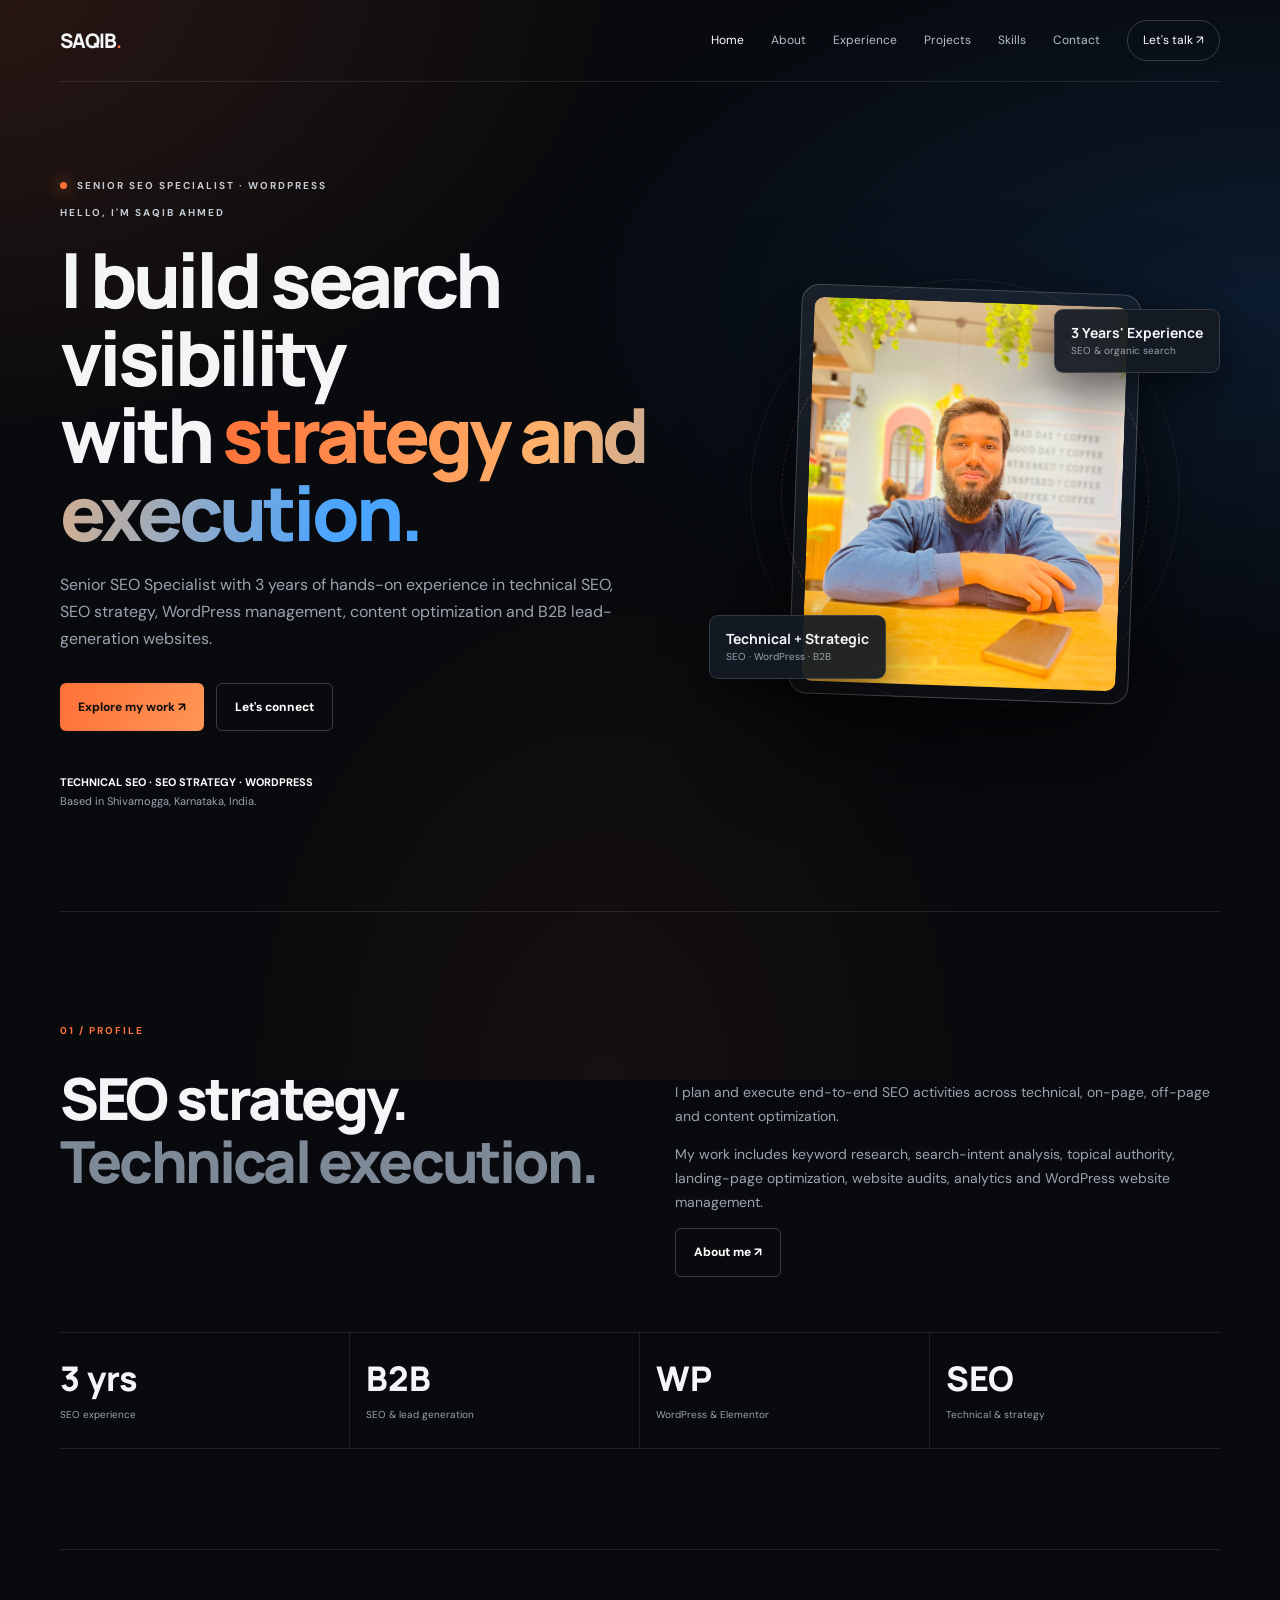
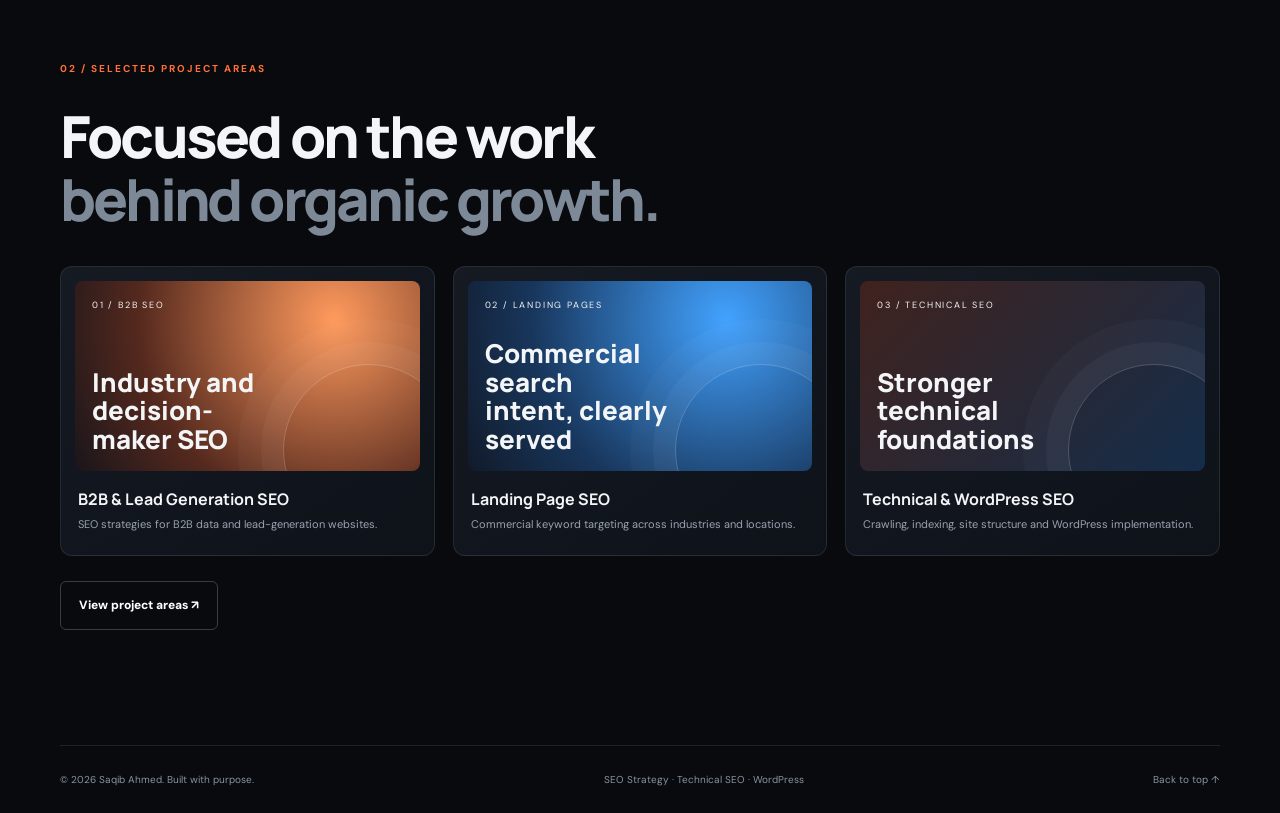
<file: index.html>
<!doctype html><html lang="en"><head><meta charset="utf-8"><meta name="viewport" content="width=device-width,initial-scale=1"><meta name="description" content="Saqib Ahmed — Senior SEO Specialist | Technical SEO | WordPress"><meta name="theme-color" content="#080a0e"><title>Home | Saqib Ahmed</title><link rel="stylesheet" href="style.css"></head><body id="top"><div class="wrap"><header class="header"><a class="brand" href="index.html">SAQIB<b>.</b></a><button class="menu" aria-label="Open navigation">☰</button><nav class="nav"><a class="active" href="index.html">Home</a><a class="" href="about.html">About</a><a class="" href="experience.html">Experience</a><a class="" href="projects.html">Projects</a><a class="" href="skills.html">Skills</a><a class="" href="contact.html">Contact</a><a class="contact" href="contact.html">Let's talk ↗</a></nav></header><main><section class="hero"><div class="reveal"><p class="eyebrow">SENIOR SEO SPECIALIST · WORDPRESS</p><p class="kicker">Hello, I'm Saqib Ahmed</p><h1>I build search visibility<br>with <span class="gradient">strategy and execution.</span></h1><p class="lead">Senior SEO Specialist with 3 years of hands-on experience in technical SEO, SEO strategy, WordPress management, content optimization and B2B lead-generation websites.</p><div class="actions"><a class="btn" href="projects.html">Explore my work ↗</a><a class="btn ghost" href="contact.html">Let's connect</a></div><p class="mini-proof"><strong>TECHNICAL SEO · SEO STRATEGY · WORDPRESS</strong><br>Based in Shivamogga, Karnataka, India.</p></div><div class="hero-art reveal"><div class="orb"></div><div class="portrait-frame"><div class="portrait"><img src="assets/profile.jpg" alt="Saqib Ahmed"></div></div><div class="float a"><strong>3 Years' Experience</strong><small>SEO & organic search</small></div><div class="float b"><strong>Technical + Strategic</strong><small>SEO · WordPress · B2B</small></div></div></section><section class="section"><p class="label">01 / PROFILE</p><div class="split reveal"><h2 class="page-title">SEO strategy.<br><span class="muted">Technical execution.</span></h2><div class="copy"><p>I plan and execute end-to-end SEO activities across technical, on-page, off-page and content optimization.</p><p>My work includes keyword research, search-intent analysis, topical authority, landing-page optimization, website audits, analytics and WordPress website management.</p><a class="btn ghost" href="about.html">About me ↗</a></div></div><div class="stats reveal"><div class="stat"><strong>3 yrs</strong><small>SEO experience</small></div><div class="stat"><strong>B2B</strong><small>SEO & lead generation</small></div><div class="stat"><strong>WP</strong><small>WordPress & Elementor</small></div><div class="stat"><strong>SEO</strong><small>Technical & strategy</small></div></div></section><section class="section"><p class="label">02 / SELECTED PROJECT AREAS</p><h2 class="page-title">Focused on the work<br><span class="muted">behind organic growth.</span></h2><div class="cards reveal"><article class="card"><div class="art orange"><small>01 / B2B SEO</small><strong>Industry and<br>decision-maker SEO</strong></div><h3>B2B & Lead Generation SEO</h3><p>SEO strategies for B2B data and lead-generation websites.</p></article><article class="card"><div class="art blue"><small>02 / LANDING PAGES</small><strong>Commercial search<br>intent, clearly served</strong></div><h3>Landing Page SEO</h3><p>Commercial keyword targeting across industries and locations.</p></article><article class="card"><div class="art mix"><small>03 / TECHNICAL SEO</small><strong>Stronger technical<br>foundations</strong></div><h3>Technical & WordPress SEO</h3><p>Crawling, indexing, site structure and WordPress implementation.</p></article></div><p style="margin-top:25px"><a class="btn ghost" href="projects.html">View project areas ↗</a></p></section></main><footer class="footer"><span>© <span data-year></span> Saqib Ahmed. Built with purpose.</span><span>SEO Strategy · Technical SEO · WordPress</span><a href="#top">Back to top ↑</a></footer></div><script src="script.js"></script></body></html>
</file>
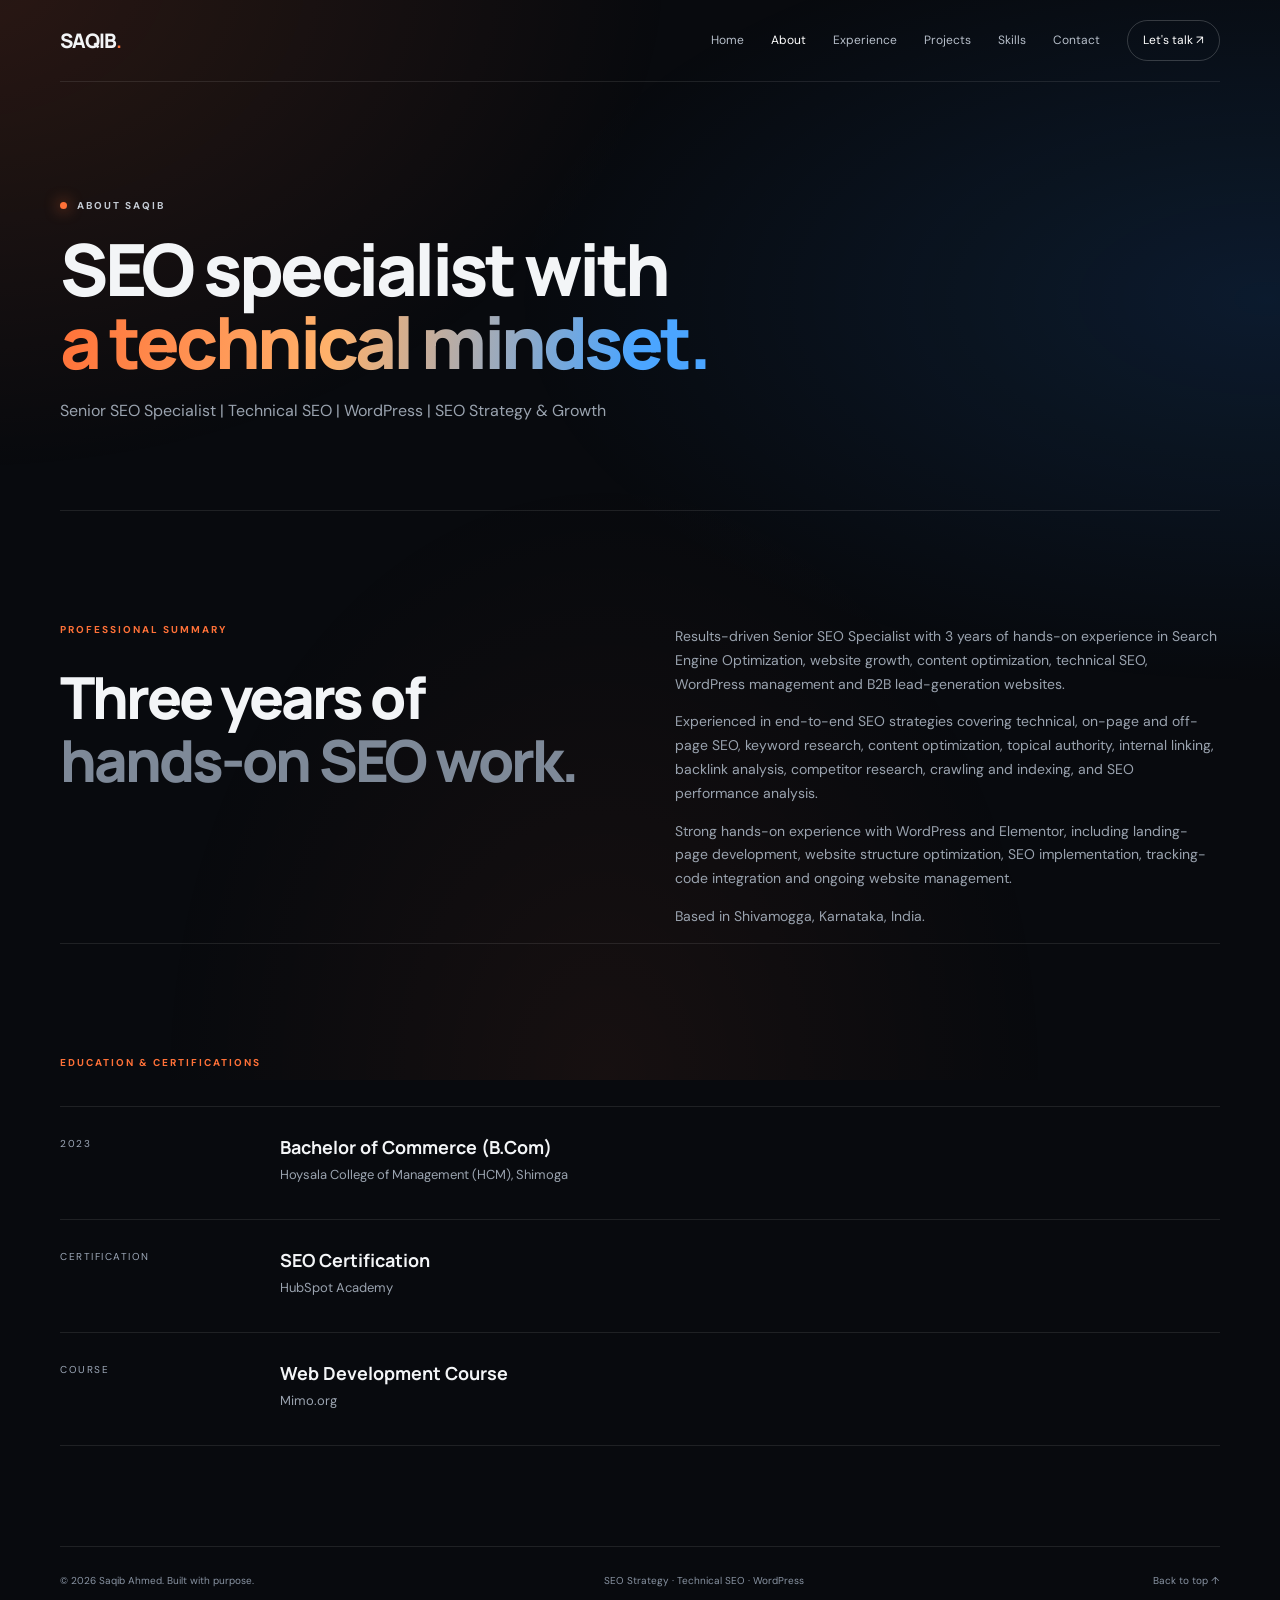
<file: about.html>
<!doctype html><html lang="en"><head><meta charset="utf-8"><meta name="viewport" content="width=device-width,initial-scale=1"><meta name="description" content="Saqib Ahmed — Senior SEO Specialist | Technical SEO | WordPress"><meta name="theme-color" content="#080a0e"><title>About | Saqib Ahmed</title><link rel="stylesheet" href="style.css"></head><body id="top"><div class="wrap"><header class="header"><a class="brand" href="index.html">SAQIB<b>.</b></a><button class="menu" aria-label="Open navigation">☰</button><nav class="nav"><a class="" href="index.html">Home</a><a class="active" href="about.html">About</a><a class="" href="experience.html">Experience</a><a class="" href="projects.html">Projects</a><a class="" href="skills.html">Skills</a><a class="" href="contact.html">Contact</a><a class="contact" href="contact.html">Let's talk ↗</a></nav></header><main><section class="page-hero reveal"><p class="eyebrow">ABOUT SAQIB</p><h1>SEO specialist with<br><span class="gradient">a technical mindset.</span></h1><p class="lead">Senior SEO Specialist | Technical SEO | WordPress | SEO Strategy & Growth</p></section><section class="section"><div class="split"><div><p class="label">PROFESSIONAL SUMMARY</p><h2 class="page-title">Three years of<br><span class="muted">hands-on SEO work.</span></h2></div><div class="copy"><p>Results-driven Senior SEO Specialist with 3 years of hands-on experience in Search Engine Optimization, website growth, content optimization, technical SEO, WordPress management and B2B lead-generation websites.</p><p>Experienced in end-to-end SEO strategies covering technical, on-page and off-page SEO, keyword research, content optimization, topical authority, internal linking, backlink analysis, competitor research, crawling and indexing, and SEO performance analysis.</p><p>Strong hands-on experience with WordPress and Elementor, including landing-page development, website structure optimization, SEO implementation, tracking-code integration and ongoing website management.</p><p>Based in Shivamogga, Karnataka, India.</p></div></div><div class="section" style="padding-bottom:0"><p class="label">EDUCATION & CERTIFICATIONS</p><div class="timeline"><article class="timeline-item"><time>2023</time><div><h3>Bachelor of Commerce (B.Com)</h3><p>Hoysala College of Management (HCM), Shimoga</p></div></article><article class="timeline-item"><time>CERTIFICATION</time><div><h3>SEO Certification</h3><p>HubSpot Academy</p></div></article><article class="timeline-item"><time>COURSE</time><div><h3>Web Development Course</h3><p>Mimo.org</p></div></article></div></div></section></main><footer class="footer"><span>© <span data-year></span> Saqib Ahmed. Built with purpose.</span><span>SEO Strategy · Technical SEO · WordPress</span><a href="#top">Back to top ↑</a></footer></div><script src="script.js"></script></body></html>
</file>
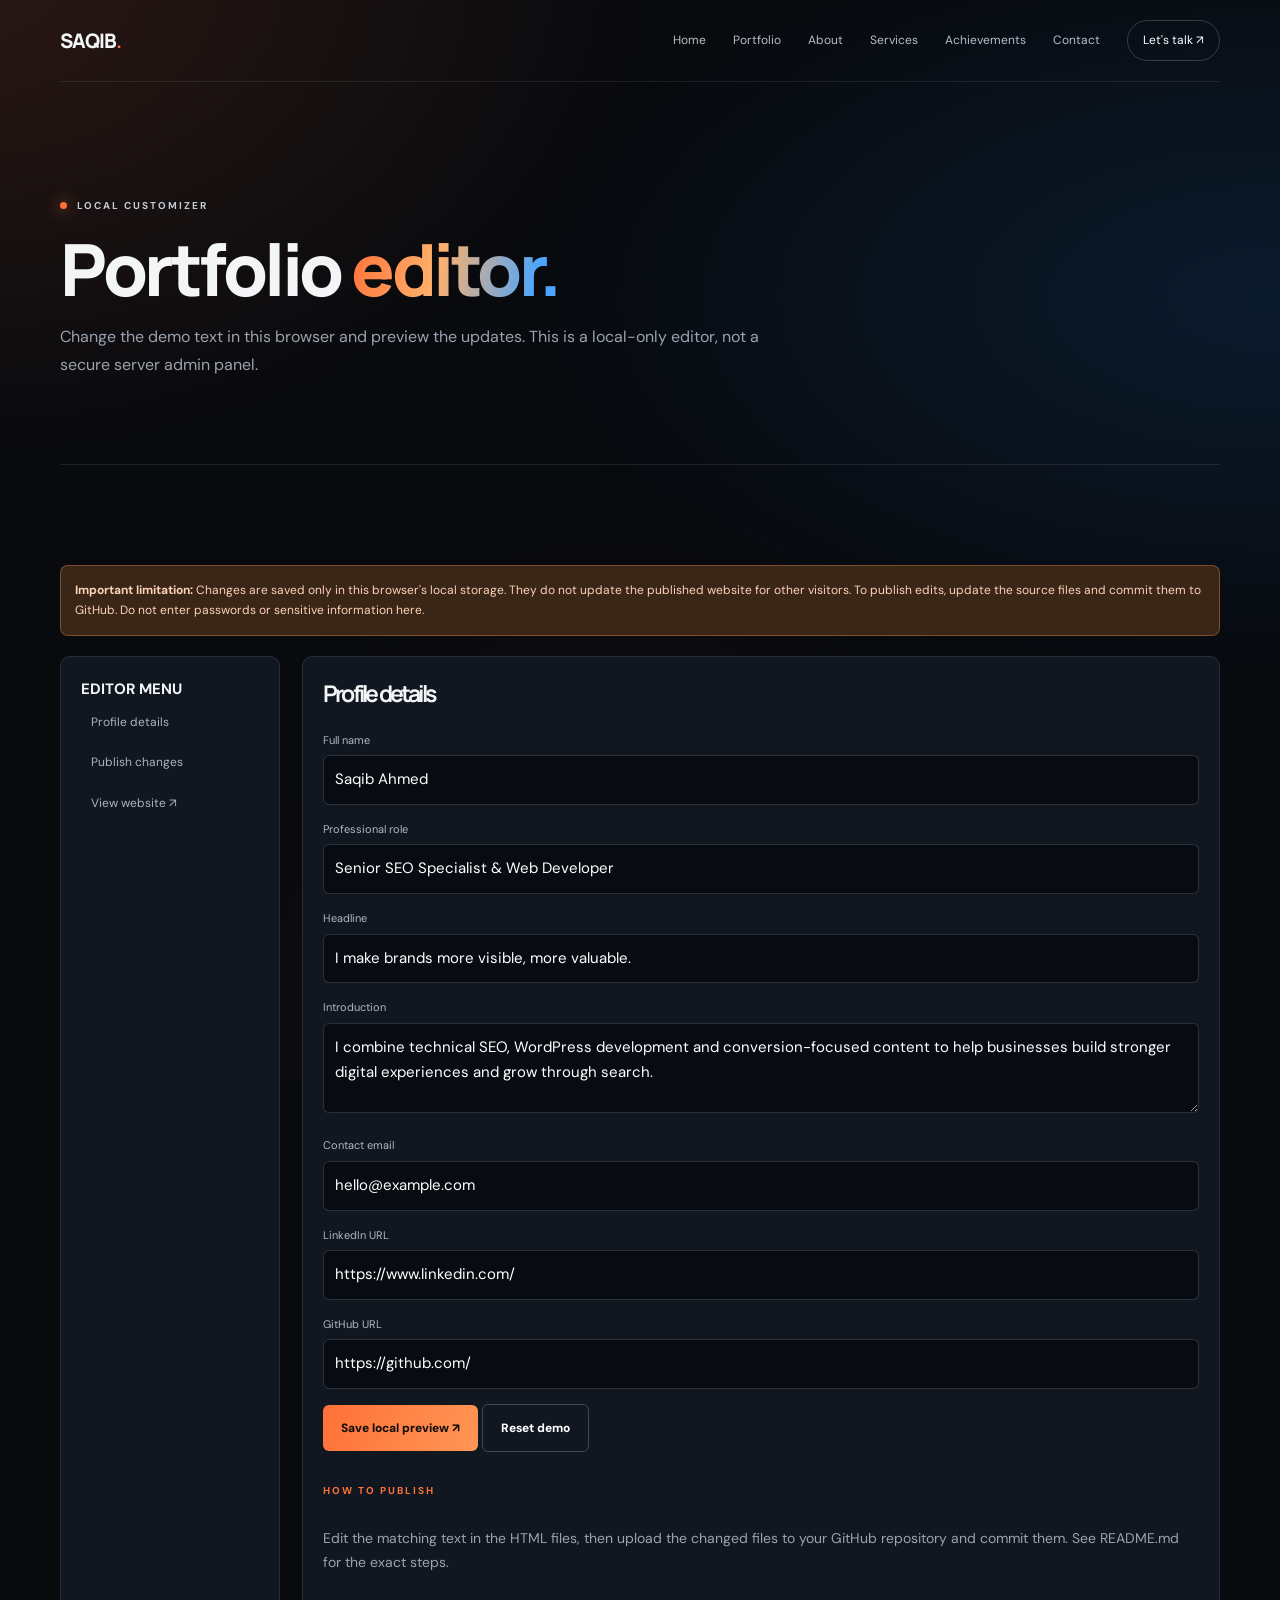
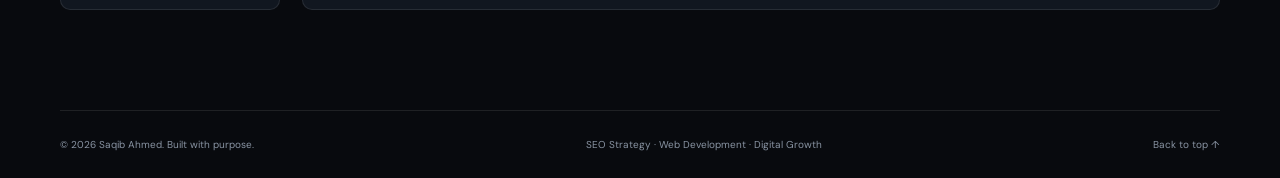
<file: admin.html>
<!doctype html><html lang="en"><head><meta charset="utf-8"><meta name="viewport" content="width=device-width,initial-scale=1"><meta name="description" content="Saqib Ahmed — Senior SEO Specialist and Web Developer"><meta name="theme-color" content="#080a0e"><title>Local Editor | Saqib Ahmed</title><link rel="stylesheet" href="style.css"></head><body id="top"><div class="wrap"><header class="header"><a class="brand" href="index.html">SAQIB<b>.</b></a><button class="menu" aria-label="Open navigation">☰</button><nav class="nav"><a class="" href="index.html">Home</a><a class="" href="portfolio.html">Portfolio</a><a class="" href="about.html">About</a><a class="" href="services.html">Services</a><a class="" href="awards.html">Achievements</a><a class="" href="contact.html">Contact</a><a class="contact" href="contact.html">Let's talk ↗</a></nav></header><main><section class="page-hero"><p class="eyebrow">LOCAL CUSTOMIZER</p><h1>Portfolio <span class="gradient">editor.</span></h1><p class="lead">Change the demo text in this browser and preview the updates. This is a local-only editor, not a secure server admin panel.</p></section><section class="section"><div class="notice"><strong>Important limitation:</strong> Changes are saved only in this browser's local storage. They do not update the published website for other visitors. To publish edits, update the source files and commit them to GitHub. Do not enter passwords or sensitive information here.</div><div class="admin-layout"><aside class="admin-side"><b>EDITOR MENU</b><a href="#profile">Profile details</a><a href="#publish">Publish changes</a><a href="index.html">View website ↗</a></aside><div class="admin-main" id="profile"><h2 style="font:700 23px Manrope">Profile details</h2><label>Full name</label><input id="name" value="Saqib Ahmed"><label>Professional role</label><input id="role" value="Senior SEO Specialist & Web Developer"><label>Headline</label><input id="headline" value="I make brands more visible, more valuable."><label>Introduction</label><textarea id="intro">I combine technical SEO, WordPress development and conversion-focused content to help businesses build stronger digital experiences and grow through search.</textarea><label>Contact email</label><input id="email" value="hello@example.com"><label>LinkedIn URL</label><input id="linkedin" value="https://www.linkedin.com/"><label>GitHub URL</label><input id="github" value="https://github.com/"><button class="btn" id="save">Save local preview ↗</button> <button class="btn ghost" id="reset">Reset demo</button><p id="msg" class="copy"></p><div id="publish"><p class="label" style="margin-top:30px">HOW TO PUBLISH</p><p class="copy">Edit the matching text in the HTML files, then upload the changed files to your GitHub repository and commit them. See README.md for the exact steps.</p></div></div></div></section><script>
const fields=['name','role','headline','intro','email','linkedin','github'];
document.getElementById('save').addEventListener('click',()=>{let p={};fields.forEach(k=>p[k]=document.getElementById(k).value);localStorage.setItem('saqibPortfolioProfile',JSON.stringify(p));document.getElementById('msg').textContent='Saved in this browser. Refresh the site pages to preview the local changes.'});
document.getElementById('reset').addEventListener('click',()=>{localStorage.removeItem('saqibPortfolioProfile');location.reload()});
</script></main><footer class="footer"><span>© <span data-year></span> Saqib Ahmed. Built with purpose.</span><span>SEO Strategy · Web Development · Digital Growth</span><a href="#top">Back to top ↑</a></footer></div><script src="script.js"></script></body></html>
</file>
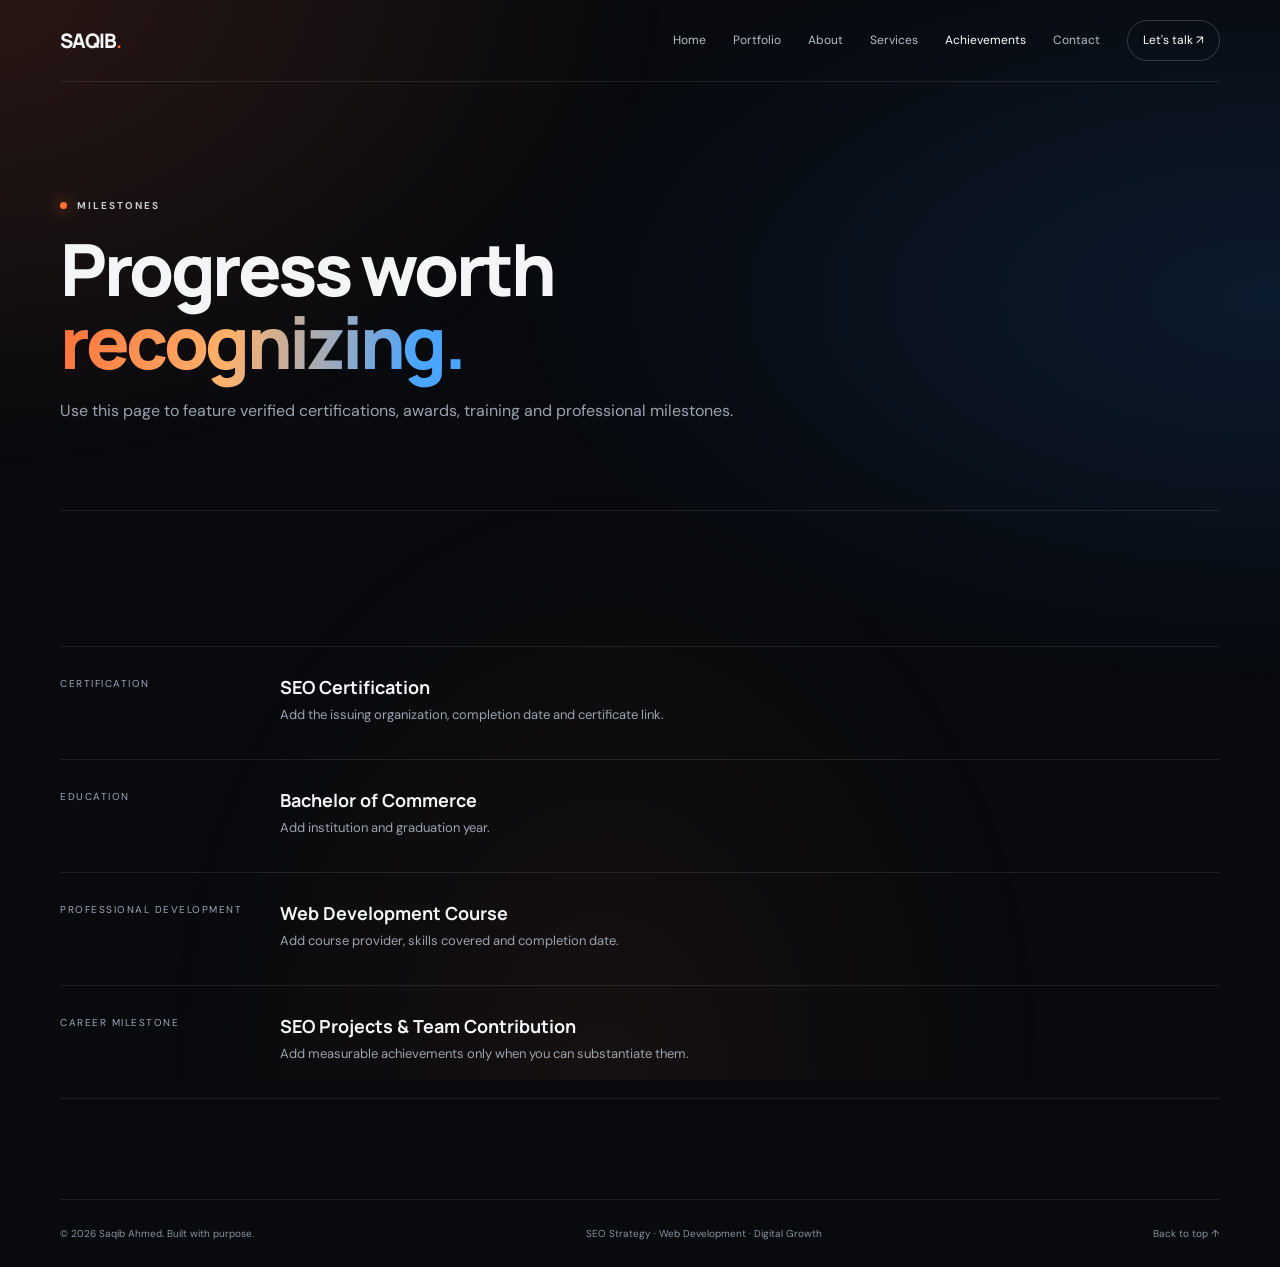
<file: awards.html>
<!doctype html><html lang="en"><head><meta charset="utf-8"><meta name="viewport" content="width=device-width,initial-scale=1"><meta name="description" content="Saqib Ahmed — Senior SEO Specialist and Web Developer"><meta name="theme-color" content="#080a0e"><title>Achievements | Saqib Ahmed</title><link rel="stylesheet" href="style.css"></head><body id="top"><div class="wrap"><header class="header"><a class="brand" href="index.html">SAQIB<b>.</b></a><button class="menu" aria-label="Open navigation">☰</button><nav class="nav"><a class="" href="index.html">Home</a><a class="" href="portfolio.html">Portfolio</a><a class="" href="about.html">About</a><a class="" href="services.html">Services</a><a class="active" href="awards.html">Achievements</a><a class="" href="contact.html">Contact</a><a class="contact" href="contact.html">Let's talk ↗</a></nav></header><main><section class="page-hero reveal"><p class="eyebrow">MILESTONES</p><h1>Progress worth<br><span class="gradient">recognizing.</span></h1><p class="lead">Use this page to feature verified certifications, awards, training and professional milestones.</p></section><section class="section"><div class="timeline"><article class="timeline-item"><time>CERTIFICATION</time><div><h3>SEO Certification</h3><p>Add the issuing organization, completion date and certificate link.</p></div></article><article class="timeline-item"><time>EDUCATION</time><div><h3>Bachelor of Commerce</h3><p>Add institution and graduation year.</p></div></article><article class="timeline-item"><time>PROFESSIONAL DEVELOPMENT</time><div><h3>Web Development Course</h3><p>Add course provider, skills covered and completion date.</p></div></article><article class="timeline-item"><time>CAREER MILESTONE</time><div><h3>SEO Projects & Team Contribution</h3><p>Add measurable achievements only when you can substantiate them.</p></div></article></div></section></main><footer class="footer"><span>© <span data-year></span> Saqib Ahmed. Built with purpose.</span><span>SEO Strategy · Web Development · Digital Growth</span><a href="#top">Back to top ↑</a></footer></div><script src="script.js"></script></body></html>
</file>
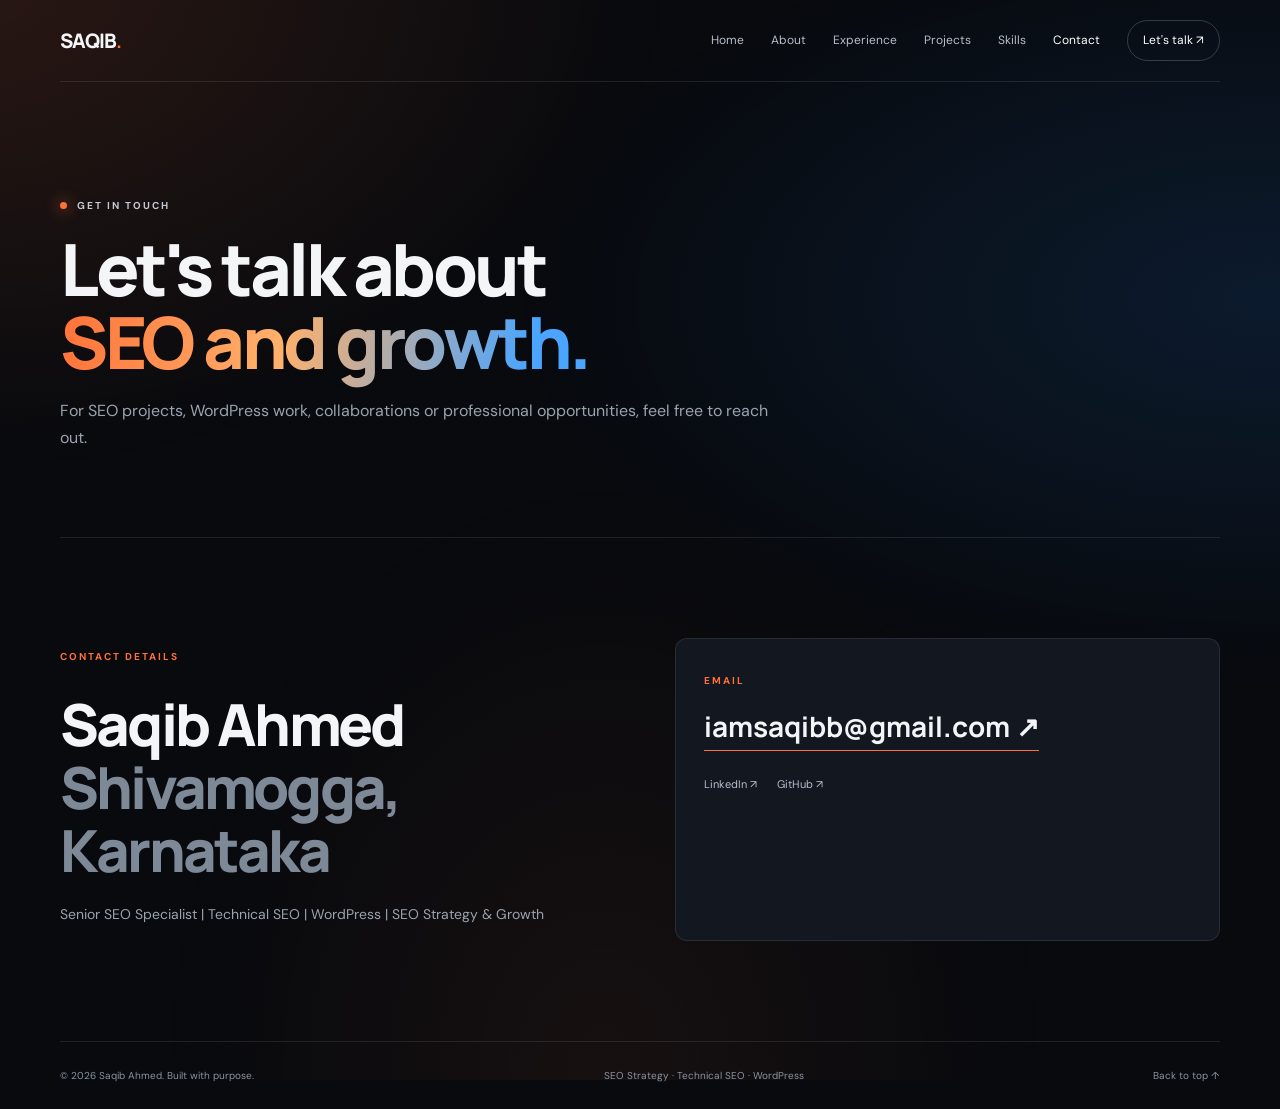
<file: contact.html>
<!doctype html><html lang="en"><head><meta charset="utf-8"><meta name="viewport" content="width=device-width,initial-scale=1"><meta name="description" content="Saqib Ahmed — Senior SEO Specialist | Technical SEO | WordPress"><meta name="theme-color" content="#080a0e"><title>Contact | Saqib Ahmed</title><link rel="stylesheet" href="style.css"></head><body id="top"><div class="wrap"><header class="header"><a class="brand" href="index.html">SAQIB<b>.</b></a><button class="menu" aria-label="Open navigation">☰</button><nav class="nav"><a class="" href="index.html">Home</a><a class="" href="about.html">About</a><a class="" href="experience.html">Experience</a><a class="" href="projects.html">Projects</a><a class="" href="skills.html">Skills</a><a class="active" href="contact.html">Contact</a><a class="contact" href="contact.html">Let's talk ↗</a></nav></header><main><section class="page-hero reveal"><p class="eyebrow">GET IN TOUCH</p><h1>Let's talk about<br><span class="gradient">SEO and growth.</span></h1><p class="lead">For SEO projects, WordPress work, collaborations or professional opportunities, feel free to reach out.</p></section><section class="section"><div class="split"><div><p class="label">CONTACT DETAILS</p><h2 class="page-title">Saqib Ahmed<br><span class="muted">Shivamogga, Karnataka</span></h2><p class="copy">Senior SEO Specialist | Technical SEO | WordPress | SEO Strategy & Growth</p></div><div class="contact-panel"><span class="label">EMAIL</span><br><a class="contact-email" href="mailto:iamsaqibb@gmail.com">iamsaqibb@gmail.com ↗</a><div class="socials"><a href="https://www.linkedin.com/in/thesaqibahmed/" target="_blank" rel="noreferrer">LinkedIn ↗</a><a href="https://github.com/saqibahmedofficial" target="_blank" rel="noreferrer">GitHub ↗</a></div></div></div></section></main><footer class="footer"><span>© <span data-year></span> Saqib Ahmed. Built with purpose.</span><span>SEO Strategy · Technical SEO · WordPress</span><a href="#top">Back to top ↑</a></footer></div><script src="script.js"></script></body></html>
</file>
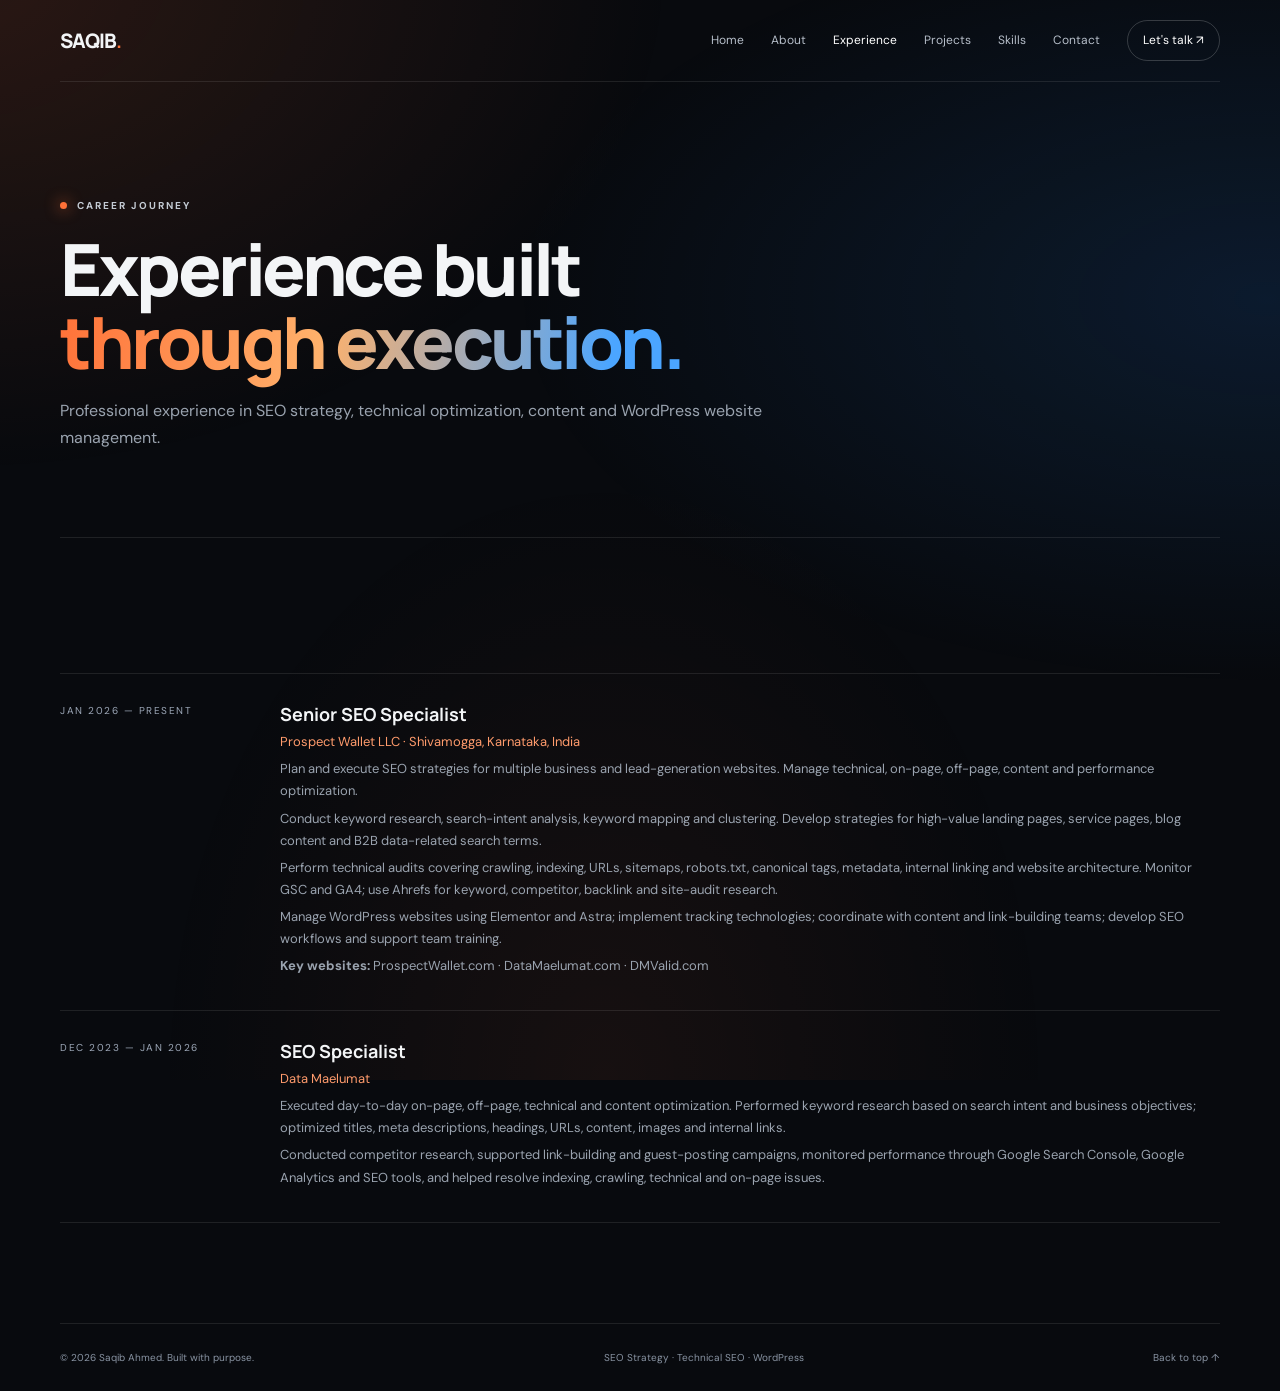
<file: experience.html>
<!doctype html><html lang="en"><head><meta charset="utf-8"><meta name="viewport" content="width=device-width,initial-scale=1"><meta name="description" content="Saqib Ahmed — Senior SEO Specialist | Technical SEO | WordPress"><meta name="theme-color" content="#080a0e"><title>Experience | Saqib Ahmed</title><link rel="stylesheet" href="style.css"></head><body id="top"><div class="wrap"><header class="header"><a class="brand" href="index.html">SAQIB<b>.</b></a><button class="menu" aria-label="Open navigation">☰</button><nav class="nav"><a class="" href="index.html">Home</a><a class="" href="about.html">About</a><a class="active" href="experience.html">Experience</a><a class="" href="projects.html">Projects</a><a class="" href="skills.html">Skills</a><a class="" href="contact.html">Contact</a><a class="contact" href="contact.html">Let's talk ↗</a></nav></header><main><section class="page-hero reveal"><p class="eyebrow">CAREER JOURNEY</p><h1>Experience built<br><span class="gradient">through execution.</span></h1><p class="lead">Professional experience in SEO strategy, technical optimization, content and WordPress website management.</p></section><section class="section"><div class="timeline"><article class="timeline-item"><time>JAN 2026 — PRESENT</time><div><h3>Senior SEO Specialist</h3><p class="company">Prospect Wallet LLC · Shivamogga, Karnataka, India</p><p>Plan and execute SEO strategies for multiple business and lead-generation websites. Manage technical, on-page, off-page, content and performance optimization.</p><p>Conduct keyword research, search-intent analysis, keyword mapping and clustering. Develop strategies for high-value landing pages, service pages, blog content and B2B data-related search terms.</p><p>Perform technical audits covering crawling, indexing, URLs, sitemaps, robots.txt, canonical tags, metadata, internal linking and website architecture. Monitor GSC and GA4; use Ahrefs for keyword, competitor, backlink and site-audit research.</p><p>Manage WordPress websites using Elementor and Astra; implement tracking technologies; coordinate with content and link-building teams; develop SEO workflows and support team training.</p><p><strong>Key websites:</strong> ProspectWallet.com · DataMaelumat.com · DMValid.com</p></div></article><article class="timeline-item"><time>DEC 2023 — JAN 2026</time><div><h3>SEO Specialist</h3><p class="company">Data Maelumat</p><p>Executed day-to-day on-page, off-page, technical and content optimization. Performed keyword research based on search intent and business objectives; optimized titles, meta descriptions, headings, URLs, content, images and internal links.</p><p>Conducted competitor research, supported link-building and guest-posting campaigns, monitored performance through Google Search Console, Google Analytics and SEO tools, and helped resolve indexing, crawling, technical and on-page issues.</p></div></article></div></section></main><footer class="footer"><span>© <span data-year></span> Saqib Ahmed. Built with purpose.</span><span>SEO Strategy · Technical SEO · WordPress</span><a href="#top">Back to top ↑</a></footer></div><script src="script.js"></script></body></html>
</file>
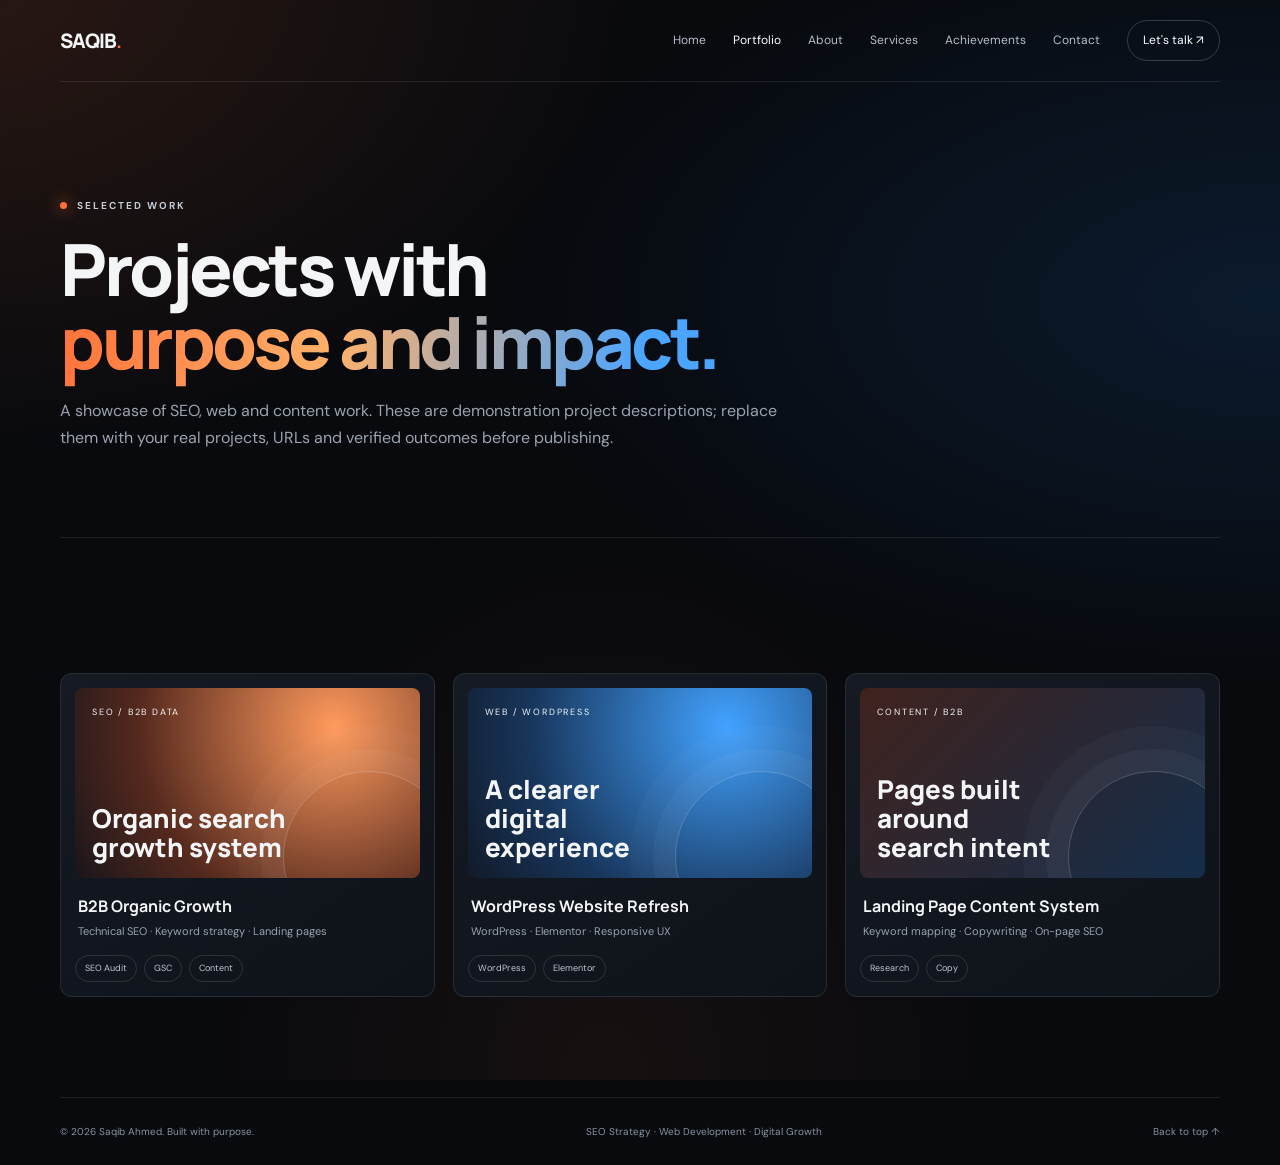
<file: portfolio.html>
<!doctype html><html lang="en"><head><meta charset="utf-8"><meta name="viewport" content="width=device-width,initial-scale=1"><meta name="description" content="Saqib Ahmed — Senior SEO Specialist and Web Developer"><meta name="theme-color" content="#080a0e"><title>Portfolio | Saqib Ahmed</title><link rel="stylesheet" href="style.css"></head><body id="top"><div class="wrap"><header class="header"><a class="brand" href="index.html">SAQIB<b>.</b></a><button class="menu" aria-label="Open navigation">☰</button><nav class="nav"><a class="" href="index.html">Home</a><a class="active" href="portfolio.html">Portfolio</a><a class="" href="about.html">About</a><a class="" href="services.html">Services</a><a class="" href="awards.html">Achievements</a><a class="" href="contact.html">Contact</a><a class="contact" href="contact.html">Let's talk ↗</a></nav></header><main><section class="page-hero reveal"><p class="eyebrow">SELECTED WORK</p><h1>Projects with<br><span class="gradient">purpose and impact.</span></h1><p class="lead">A showcase of SEO, web and content work. These are demonstration project descriptions; replace them with your real projects, URLs and verified outcomes before publishing.</p></section><section class="section"><div class="cards"><article class="card"><div class="art orange"><small>SEO / B2B DATA</small><strong>Organic search<br>growth system</strong></div><h3>B2B Organic Growth</h3><p>Technical SEO · Keyword strategy · Landing pages</p><div class="taglist"><span class="tag">SEO Audit</span><span class="tag">GSC</span><span class="tag">Content</span></div></article><article class="card"><div class="art blue"><small>WEB / WORDPRESS</small><strong>A clearer digital<br>experience</strong></div><h3>WordPress Website Refresh</h3><p>WordPress · Elementor · Responsive UX</p><div class="taglist"><span class="tag">WordPress</span><span class="tag">Elementor</span></div></article><article class="card"><div class="art mix"><small>CONTENT / B2B</small><strong>Pages built around<br>search intent</strong></div><h3>Landing Page Content System</h3><p>Keyword mapping · Copywriting · On-page SEO</p><div class="taglist"><span class="tag">Research</span><span class="tag">Copy</span></div></article></div></section></main><footer class="footer"><span>© <span data-year></span> Saqib Ahmed. Built with purpose.</span><span>SEO Strategy · Web Development · Digital Growth</span><a href="#top">Back to top ↑</a></footer></div><script src="script.js"></script></body></html>
</file>
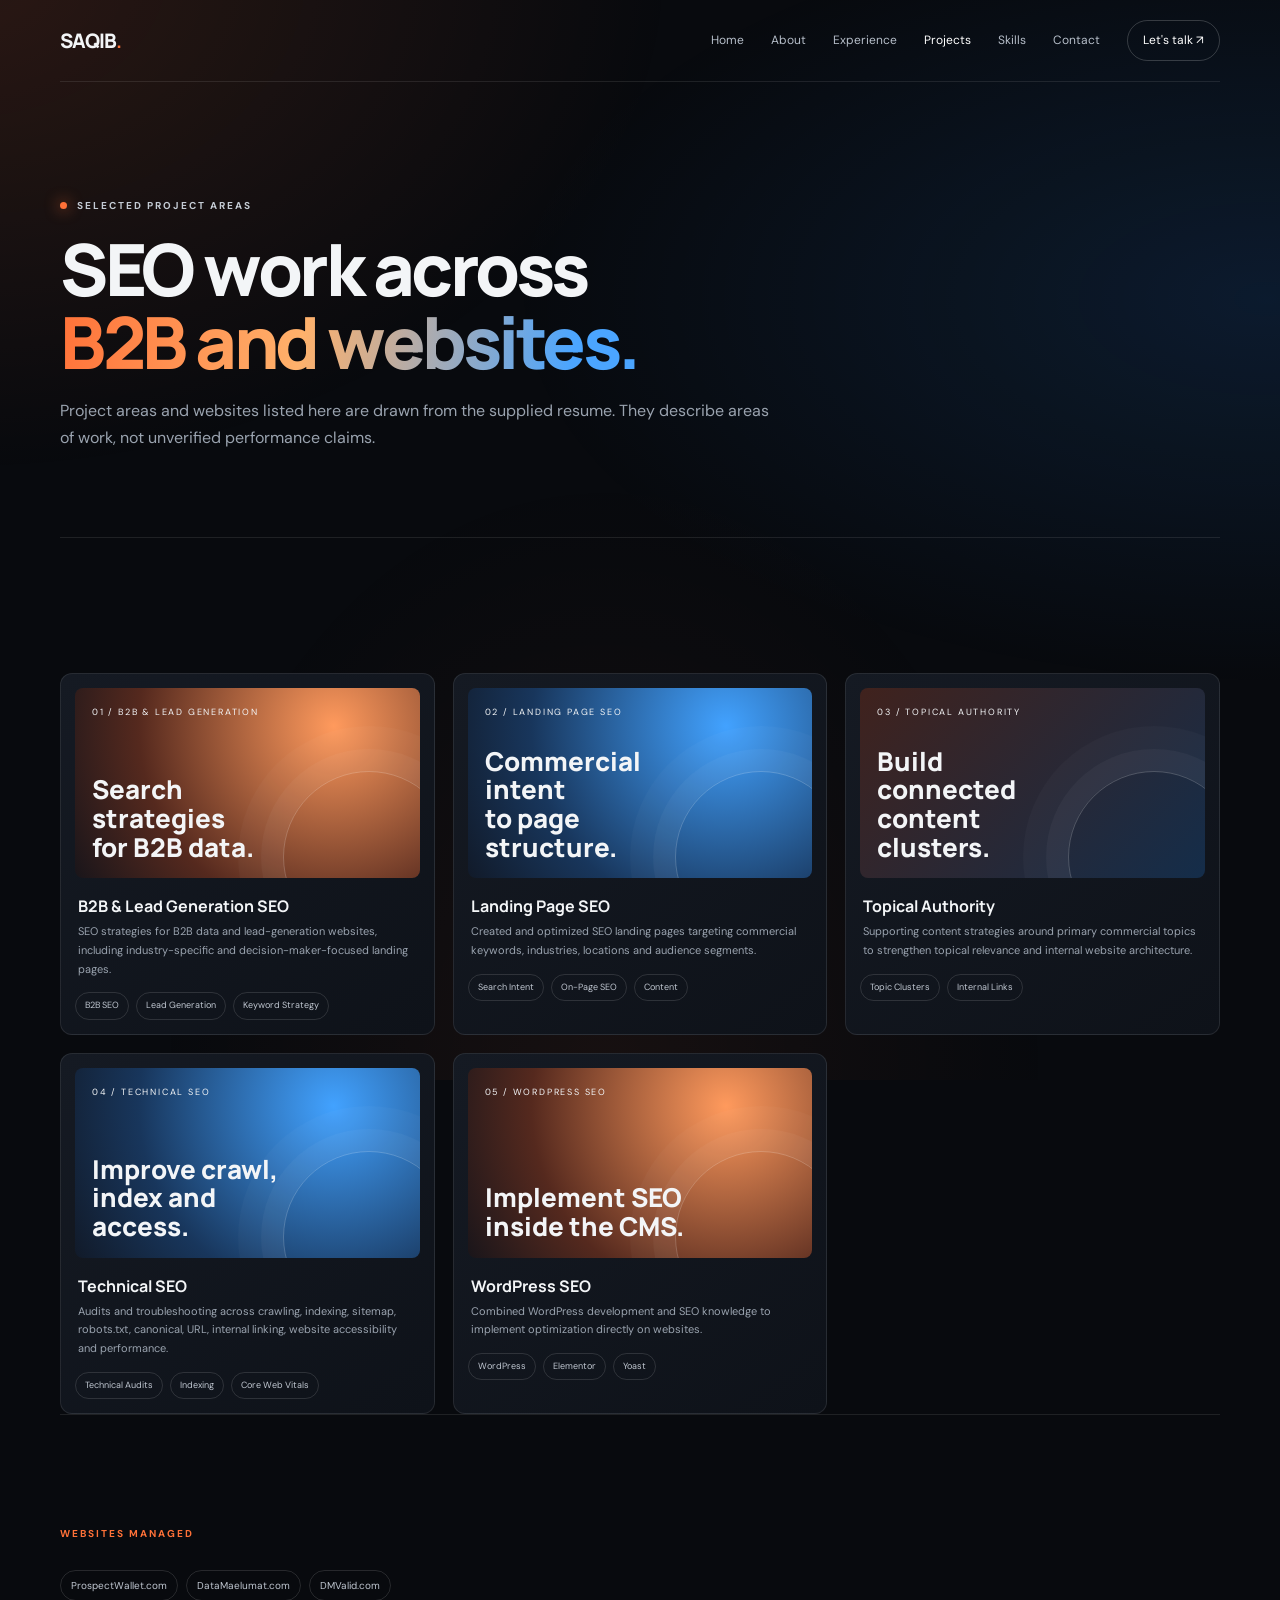
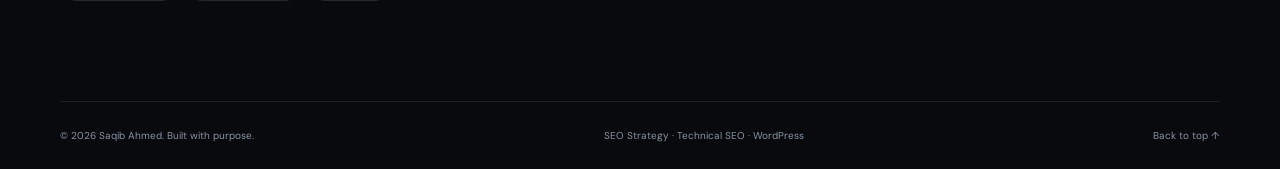
<file: projects.html>
<!doctype html><html lang="en"><head><meta charset="utf-8"><meta name="viewport" content="width=device-width,initial-scale=1"><meta name="description" content="Saqib Ahmed — Senior SEO Specialist | Technical SEO | WordPress"><meta name="theme-color" content="#080a0e"><title>Projects | Saqib Ahmed</title><link rel="stylesheet" href="style.css"></head><body id="top"><div class="wrap"><header class="header"><a class="brand" href="index.html">SAQIB<b>.</b></a><button class="menu" aria-label="Open navigation">☰</button><nav class="nav"><a class="" href="index.html">Home</a><a class="" href="about.html">About</a><a class="" href="experience.html">Experience</a><a class="active" href="projects.html">Projects</a><a class="" href="skills.html">Skills</a><a class="" href="contact.html">Contact</a><a class="contact" href="contact.html">Let's talk ↗</a></nav></header><main><section class="page-hero reveal"><p class="eyebrow">SELECTED PROJECT AREAS</p><h1>SEO work across<br><span class="gradient">B2B and websites.</span></h1><p class="lead">Project areas and websites listed here are drawn from the supplied resume. They describe areas of work, not unverified performance claims.</p></section><section class="section"><div class="cards"><article class="card"><div class="art orange"><small>01 / B2B & LEAD GENERATION</small><strong>Search strategies<br>for B2B data.</strong></div><h3>B2B & Lead Generation SEO</h3><p>SEO strategies for B2B data and lead-generation websites, including industry-specific and decision-maker-focused landing pages.</p><div class="taglist"><span class="tag">B2B SEO</span><span class="tag">Lead Generation</span><span class="tag">Keyword Strategy</span></div></article><article class="card"><div class="art blue"><small>02 / LANDING PAGE SEO</small><strong>Commercial intent<br>to page structure.</strong></div><h3>Landing Page SEO</h3><p>Created and optimized SEO landing pages targeting commercial keywords, industries, locations and audience segments.</p><div class="taglist"><span class="tag">Search Intent</span><span class="tag">On-Page SEO</span><span class="tag">Content</span></div></article><article class="card"><div class="art mix"><small>03 / TOPICAL AUTHORITY</small><strong>Build connected<br>content clusters.</strong></div><h3>Topical Authority</h3><p>Supporting content strategies around primary commercial topics to strengthen topical relevance and internal website architecture.</p><div class="taglist"><span class="tag">Topic Clusters</span><span class="tag">Internal Links</span></div></article><article class="card"><div class="art blue"><small>04 / TECHNICAL SEO</small><strong>Improve crawl,<br>index and access.</strong></div><h3>Technical SEO</h3><p>Audits and troubleshooting across crawling, indexing, sitemap, robots.txt, canonical, URL, internal linking, website accessibility and performance.</p><div class="taglist"><span class="tag">Technical Audits</span><span class="tag">Indexing</span><span class="tag">Core Web Vitals</span></div></article><article class="card"><div class="art orange"><small>05 / WORDPRESS SEO</small><strong>Implement SEO<br>inside the CMS.</strong></div><h3>WordPress SEO</h3><p>Combined WordPress development and SEO knowledge to implement optimization directly on websites.</p><div class="taglist"><span class="tag">WordPress</span><span class="tag">Elementor</span><span class="tag">Yoast</span></div></article></div><div class="section" style="padding-bottom:0"><p class="label">WEBSITES MANAGED</p><div class="detail-list"><span>ProspectWallet.com</span><span>DataMaelumat.com</span><span>DMValid.com</span></div></div></section></main><footer class="footer"><span>© <span data-year></span> Saqib Ahmed. Built with purpose.</span><span>SEO Strategy · Technical SEO · WordPress</span><a href="#top">Back to top ↑</a></footer></div><script src="script.js"></script></body></html>
</file>
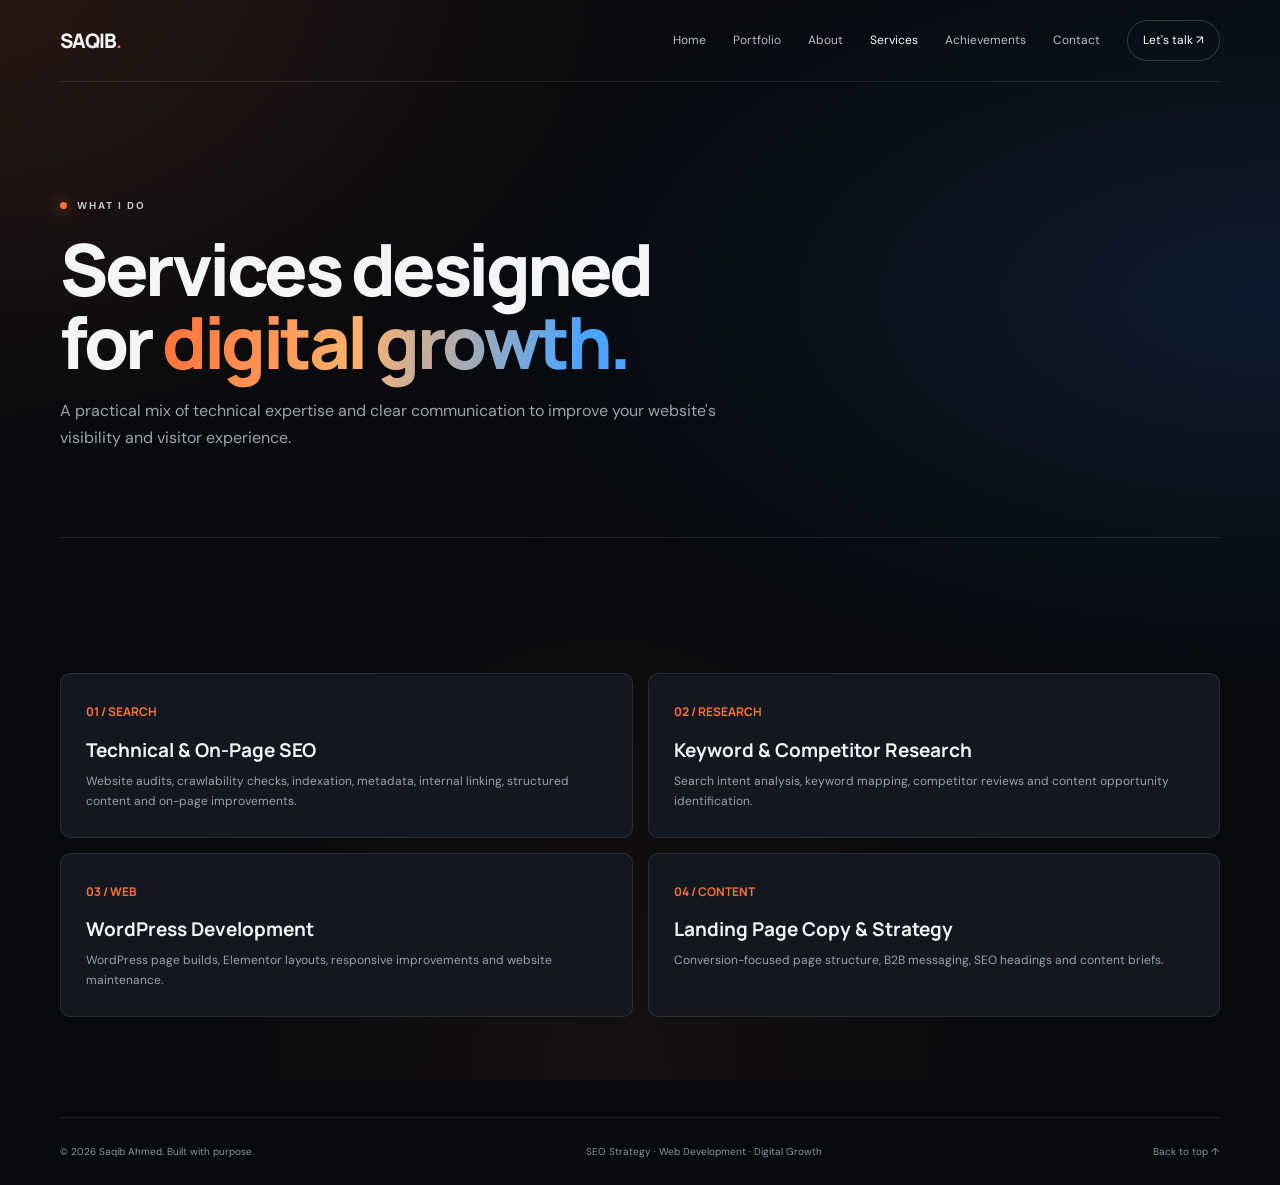
<file: services.html>
<!doctype html><html lang="en"><head><meta charset="utf-8"><meta name="viewport" content="width=device-width,initial-scale=1"><meta name="description" content="Saqib Ahmed — Senior SEO Specialist and Web Developer"><meta name="theme-color" content="#080a0e"><title>Services | Saqib Ahmed</title><link rel="stylesheet" href="style.css"></head><body id="top"><div class="wrap"><header class="header"><a class="brand" href="index.html">SAQIB<b>.</b></a><button class="menu" aria-label="Open navigation">☰</button><nav class="nav"><a class="" href="index.html">Home</a><a class="" href="portfolio.html">Portfolio</a><a class="" href="about.html">About</a><a class="active" href="services.html">Services</a><a class="" href="awards.html">Achievements</a><a class="" href="contact.html">Contact</a><a class="contact" href="contact.html">Let's talk ↗</a></nav></header><main><section class="page-hero reveal"><p class="eyebrow">WHAT I DO</p><h1>Services designed<br>for <span class="gradient">digital growth.</span></h1><p class="lead">A practical mix of technical expertise and clear communication to improve your website's visibility and visitor experience.</p></section><section class="section"><div class="service-grid"><article class="service"><span class="num">01 / SEARCH</span><h3>Technical & On-Page SEO</h3><p>Website audits, crawlability checks, indexation, metadata, internal linking, structured content and on-page improvements.</p></article><article class="service"><span class="num">02 / RESEARCH</span><h3>Keyword & Competitor Research</h3><p>Search intent analysis, keyword mapping, competitor reviews and content opportunity identification.</p></article><article class="service"><span class="num">03 / WEB</span><h3>WordPress Development</h3><p>WordPress page builds, Elementor layouts, responsive improvements and website maintenance.</p></article><article class="service"><span class="num">04 / CONTENT</span><h3>Landing Page Copy & Strategy</h3><p>Conversion-focused page structure, B2B messaging, SEO headings and content briefs.</p></article></div></section></main><footer class="footer"><span>© <span data-year></span> Saqib Ahmed. Built with purpose.</span><span>SEO Strategy · Web Development · Digital Growth</span><a href="#top">Back to top ↑</a></footer></div><script src="script.js"></script></body></html>
</file>
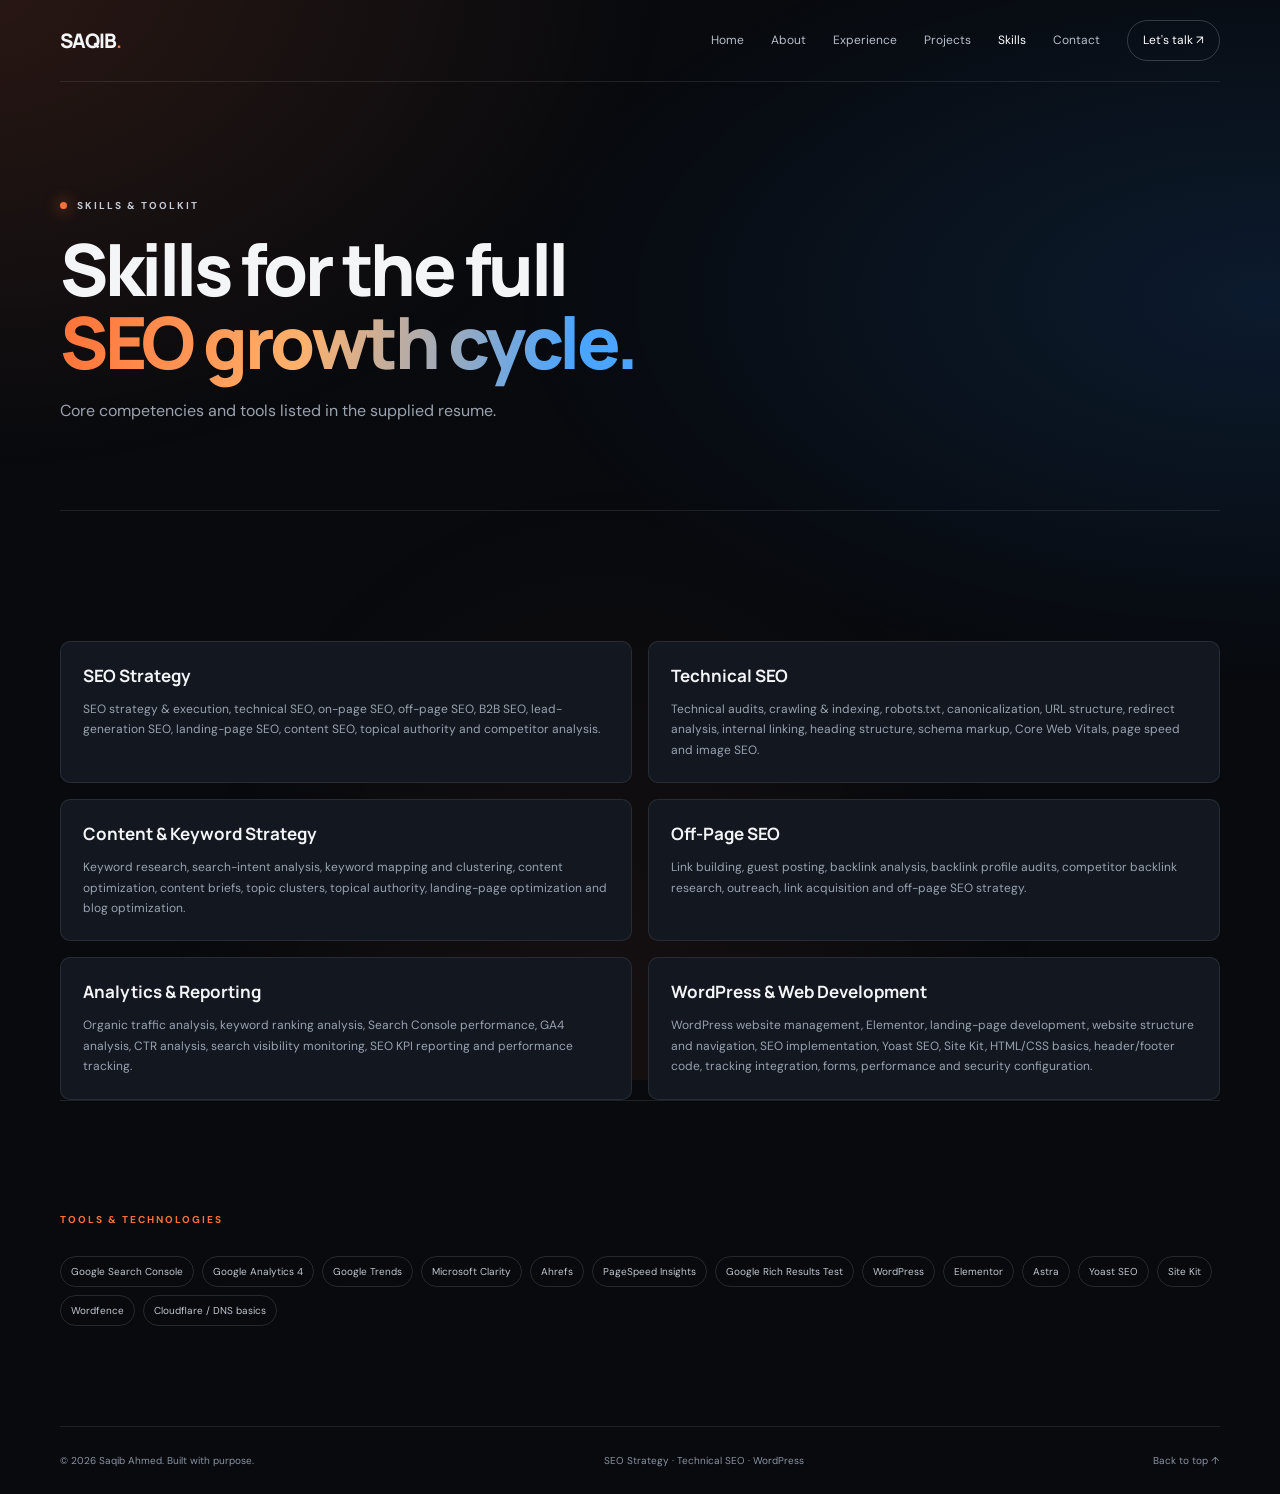
<file: skills.html>
<!doctype html><html lang="en"><head><meta charset="utf-8"><meta name="viewport" content="width=device-width,initial-scale=1"><meta name="description" content="Saqib Ahmed — Senior SEO Specialist | Technical SEO | WordPress"><meta name="theme-color" content="#080a0e"><title>Skills | Saqib Ahmed</title><link rel="stylesheet" href="style.css"></head><body id="top"><div class="wrap"><header class="header"><a class="brand" href="index.html">SAQIB<b>.</b></a><button class="menu" aria-label="Open navigation">☰</button><nav class="nav"><a class="" href="index.html">Home</a><a class="" href="about.html">About</a><a class="" href="experience.html">Experience</a><a class="" href="projects.html">Projects</a><a class="active" href="skills.html">Skills</a><a class="" href="contact.html">Contact</a><a class="contact" href="contact.html">Let's talk ↗</a></nav></header><main><section class="page-hero reveal"><p class="eyebrow">SKILLS & TOOLKIT</p><h1>Skills for the full<br><span class="gradient">SEO growth cycle.</span></h1><p class="lead">Core competencies and tools listed in the supplied resume.</p></section><section class="section"><div class="skill-groups"><article class="skill-group"><h3>SEO Strategy</h3><p>SEO strategy & execution, technical SEO, on-page SEO, off-page SEO, B2B SEO, lead-generation SEO, landing-page SEO, content SEO, topical authority and competitor analysis.</p></article><article class="skill-group"><h3>Technical SEO</h3><p>Technical audits, crawling & indexing, robots.txt, canonicalization, URL structure, redirect analysis, internal linking, heading structure, schema markup, Core Web Vitals, page speed and image SEO.</p></article><article class="skill-group"><h3>Content & Keyword Strategy</h3><p>Keyword research, search-intent analysis, keyword mapping and clustering, content optimization, content briefs, topic clusters, topical authority, landing-page optimization and blog optimization.</p></article><article class="skill-group"><h3>Off-Page SEO</h3><p>Link building, guest posting, backlink analysis, backlink profile audits, competitor backlink research, outreach, link acquisition and off-page SEO strategy.</p></article><article class="skill-group"><h3>Analytics & Reporting</h3><p>Organic traffic analysis, keyword ranking analysis, Search Console performance, GA4 analysis, CTR analysis, search visibility monitoring, SEO KPI reporting and performance tracking.</p></article><article class="skill-group"><h3>WordPress & Web Development</h3><p>WordPress website management, Elementor, landing-page development, website structure and navigation, SEO implementation, Yoast SEO, Site Kit, HTML/CSS basics, header/footer code, tracking integration, forms, performance and security configuration.</p></article></div><div class="section" style="padding-bottom:0"><p class="label">TOOLS & TECHNOLOGIES</p><div class="detail-list"><span>Google Search Console</span><span>Google Analytics 4</span><span>Google Trends</span><span>Microsoft Clarity</span><span>Ahrefs</span><span>PageSpeed Insights</span><span>Google Rich Results Test</span><span>WordPress</span><span>Elementor</span><span>Astra</span><span>Yoast SEO</span><span>Site Kit</span><span>Wordfence</span><span>Cloudflare / DNS basics</span></div></div></section></main><footer class="footer"><span>© <span data-year></span> Saqib Ahmed. Built with purpose.</span><span>SEO Strategy · Technical SEO · WordPress</span><a href="#top">Back to top ↑</a></footer></div><script src="script.js"></script></body></html>
</file>
<file: style.css>
@import url('https://fonts.googleapis.com/css2?family=DM+Sans:wght@400;500;600;700&family=Manrope:wght@400;500;600;700;800&display=swap');
:root{--bg:#080a0e;--panel:#11151c;--panel2:#171d27;--text:#f3f5f7;--muted:#9aa3af;--line:#ffffff18;--orange:#ff7138;--blue:#258bff;--max:1160px}
*{box-sizing:border-box}html{scroll-behavior:smooth;scroll-padding-top:90px}body{margin:0;background:var(--bg);color:var(--text);font:15px 'DM Sans',sans-serif;line-height:1.7;overflow-x:hidden}a{color:inherit;text-decoration:none}button,input,textarea{font:inherit}
body:before{content:"";position:fixed;inset:-20%;z-index:-2;pointer-events:none;background:radial-gradient(ellipse at 12% 12%,#ff713824,transparent 32%),radial-gradient(ellipse at 85% 38%,#258bff22,transparent 35%),radial-gradient(ellipse at 48% 100%,#ff713810,transparent 34%)}
.wrap{width:min(var(--max),calc(100% - 48px));margin:auto}.header{height:82px;border-bottom:1px solid var(--line);display:flex;align-items:center;justify-content:space-between;gap:24px}.brand{font:800 20px Manrope;letter-spacing:-1px}.brand b{color:var(--orange)}.nav{display:flex;align-items:center;gap:27px;color:#b6bec9;font-size:12px}.nav a{transition:.2s}.nav a:hover,.nav a.active{color:#fff}.nav .contact{border:1px solid #ffffff30;padding:9px 15px;border-radius:30px;color:#fff}.menu{display:none;background:none;color:white;border:0;font-size:25px}.hero{min-height:650px;display:grid;grid-template-columns:1.08fr .92fr;align-items:center;gap:50px;padding:85px 0 90px}.eyebrow,.kicker,.label{font-size:10px;letter-spacing:2px;font-weight:700;color:#c4cbd4;text-transform:uppercase}.eyebrow:before{content:"";display:inline-block;width:7px;height:7px;border-radius:50%;background:var(--orange);box-shadow:0 0 15px var(--orange);margin-right:10px}.hero h1{font:800 clamp(45px,6vw,76px)/1.02 Manrope;letter-spacing:-4px;margin:20px 0}.gradient{background:linear-gradient(100deg,var(--orange),#ffb16b 42%,#4ba5ff 88%);-webkit-background-clip:text;background-clip:text;color:transparent}.lead{font-size:16px;color:var(--muted);max-width:560px}.actions{display:flex;gap:12px;flex-wrap:wrap;margin-top:30px}.btn{display:inline-flex;align-items:center;gap:18px;padding:13px 18px;border-radius:6px;background:linear-gradient(110deg,var(--orange),#ff9655);color:#130d0a;font-size:12px;font-weight:800;transition:.25s}.btn:hover{transform:translateY(-3px);box-shadow:0 10px 30px #ff713833}.btn.ghost{background:transparent;border:1px solid #ffffff35;color:#fff}.mini-proof{margin-top:42px;color:var(--muted);font-size:11px}.mini-proof strong{color:#fff}.hero-art{min-height:460px;position:relative;display:grid;place-items:center}.portrait-frame{width:min(340px,80%);height:410px;border:1px solid #ffffff35;border-radius:18px;padding:12px;background:linear-gradient(145deg,#ffffff12,#ffffff03);box-shadow:0 35px 100px #000b;transform:rotate(2deg);position:relative;z-index:1}.portrait{width:100%;height:100%;border-radius:10px;display:grid;place-items:center;overflow:hidden;background:radial-gradient(circle at 50% 31%,#c89c7c 0 11%,transparent 11.5%),radial-gradient(ellipse at 50% 95%,#334d6a 0 37%,transparent 37.5%),linear-gradient(145deg,#5c3b2d,#16243b 65%,#10131c)}.portrait span{font:800 56px Manrope;color:#ffffff90;text-shadow:0 4px 30px #000}.float{position:absolute;z-index:2;background:#151b25eF;border:1px solid #ffffff25;border-radius:9px;padding:13px 16px;box-shadow:0 15px 45px #0008}.float strong,.float small{display:block}.float strong{font:700 14px Manrope}.float small{font-size:10px;color:var(--muted)}.float.a{top:45px;right:0}.float.b{bottom:45px;left:0}.orb{position:absolute;border:1px solid #ffffff12;border-radius:50%;width:430px;height:430px}.orb:after{content:"";position:absolute;inset:30px;border:1px dashed #ff8b5a40;border-radius:50%;animation:spin 28s linear infinite}@keyframes spin{to{transform:rotate(360deg)}}.section{padding:100px 0;border-top:1px solid var(--line)}.label{color:var(--orange);margin-bottom:28px}.section h2,.page-title{font:800 clamp(36px,4.7vw,58px)/1.08 Manrope;letter-spacing:-2.8px;margin:0 0 22px}.muted{color:#7e8998}.split{display:grid;grid-template-columns:1fr 1fr;gap:70px}.copy{color:var(--muted);font-size:14px}.stats{display:grid;grid-template-columns:repeat(4,1fr);border-block:1px solid var(--line);margin-top:55px}.stat{padding:22px 16px;border-right:1px solid var(--line)}.stat:first-child{padding-left:0}.stat:last-child{border:0}.stat strong{display:block;font:800 34px Manrope}.stat small{color:var(--muted);font-size:10px}.cards{display:grid;grid-template-columns:repeat(3,1fr);gap:18px;margin-top:35px}.card{background:linear-gradient(145deg,#151a23,#0e1219);border:1px solid var(--line);border-radius:12px;padding:14px;transition:.25s}.card:hover{transform:translateY(-5px);border-color:#ff8a5b70}.art{height:190px;border-radius:8px;padding:17px;display:flex;flex-direction:column;justify-content:space-between;overflow:hidden;position:relative}.art:after{content:"";position:absolute;width:170px;height:170px;border:1px solid #ffffff35;border-radius:50%;right:-35px;bottom:-65px;box-shadow:0 0 0 22px #ffffff09,0 0 0 45px #ffffff06}.art.orange{background:radial-gradient(circle at 75% 20%,#ff9a5d,#55291e 65%,#19151a)}.art.blue{background:radial-gradient(circle at 75% 20%,#42a2ff,#18365c 65%,#111a29)}.art.mix{background:linear-gradient(135deg,#40221d,#142d4a)}.art small{font-size:9px;letter-spacing:1.8px}.art strong{font:800 26px/1.1 Manrope;max-width:200px;position:relative;z-index:1}.card h3{font:700 16px Manrope;margin:17px 3px 5px}.card p{font-size:11px;color:var(--muted);margin:0 3px 8px}.taglist{display:flex;gap:7px;flex-wrap:wrap;margin-top:14px}.tag{border:1px solid #ffffff20;border-radius:30px;padding:5px 9px;color:#c0c7d1;font-size:9px}.timeline{border-top:1px solid var(--line);margin-top:35px}.timeline-item{display:grid;grid-template-columns:190px 1fr;gap:30px;padding:28px 0;border-bottom:1px solid var(--line)}.timeline-item time{font-size:10px;letter-spacing:1.5px;color:#9da8b8}.timeline-item h3{margin:0;font:700 18px Manrope}.timeline-item p{margin:5px 0;color:var(--muted);font-size:13px}.timeline-item .company{color:#ff9b6c}.service-grid{display:grid;grid-template-columns:repeat(2,1fr);gap:15px;margin-top:35px}.service{background:#121720;border:1px solid var(--line);border-radius:10px;padding:25px}.service .num{color:var(--orange);font:700 12px Manrope}.service h3{font:700 19px Manrope;margin:12px 0 8px}.service p{font-size:12px;color:var(--muted);margin:0}.quote{padding:85px 20px;text-align:center;background:linear-gradient(100deg,#ff71380e,#258bff10);border-block:1px solid var(--line)}.quote blockquote{max-width:800px;margin:0 auto 18px;font:700 clamp(25px,3.5vw,42px)/1.25 Manrope;letter-spacing:-1.5px}.quote small{font-size:9px;letter-spacing:2px;color:var(--muted)}.contact-panel{background:#121720;border:1px solid var(--line);border-radius:12px;padding:28px}.contact-email{font:700 clamp(19px,2.5vw,28px) Manrope;display:inline-block;margin:14px 0 24px;border-bottom:1px solid var(--orange);padding-bottom:5px}.socials{display:flex;gap:20px;flex-wrap:wrap;color:#b7c0ce;font-size:11px}.footer{border-top:1px solid var(--line);padding:25px 0;color:#8994a3;font-size:10px;display:flex;justify-content:space-between;gap:15px}.page-hero{padding:105px 0 70px}.page-hero .lead{max-width:720px}.page-hero h1{font:800 clamp(44px,6vw,72px)/1.02 Manrope;letter-spacing:-3.5px;margin:18px 0}.admin-layout{display:grid;grid-template-columns:220px 1fr;gap:22px}.admin-side,.admin-main{background:#111720;border:1px solid var(--line);border-radius:10px;padding:20px}.admin-side a{display:block;padding:10px;color:#aab4c1;font-size:12px}.admin-side a:hover{color:#fff}.admin-main label{display:block;font-size:11px;color:#aeb8c6;margin:15px 0 6px}.admin-main input,.admin-main textarea{width:100%;background:#080c12;color:white;border:1px solid #ffffff25;border-radius:6px;padding:11px}.admin-main textarea{min-height:90px}.notice{background:#392617;border:1px solid #ff9a5b55;color:#ffd2b9;padding:14px;border-radius:8px;font-size:12px;margin-bottom:20px}.admin-main button{margin-top:15px;border:0;cursor:pointer}.reveal{opacity:0;transform:translateY(18px);transition:.7s}.reveal.visible{opacity:1;transform:none}
@media(max-width:760px){.wrap{width:min(var(--max),calc(100% - 34px))}.header{height:70px}.menu{display:block}.nav{display:none;position:absolute;top:70px;left:0;right:0;padding:22px;background:#0d121a;z-index:9;flex-direction:column;align-items:stretch;border-bottom:1px solid var(--line)}.nav.open{display:flex}.nav .contact{text-align:center}.hero{grid-template-columns:1fr;padding:65px 0;gap:25px}.hero h1{letter-spacing:-2.5px}.hero-art{min-height:410px}.portrait-frame{height:360px;width:270px}.orb{width:350px;height:350px}.float.a{right:-2px}.float.b{left:-2px}.section{padding:75px 0}.split{grid-template-columns:1fr;gap:15px}.stats{grid-template-columns:1fr 1fr}.stat:nth-child(2){border-right:0}.stat:nth-child(3){padding-left:0}.cards{grid-template-columns:1fr}.timeline-item{grid-template-columns:1fr;gap:8px}.service-grid{grid-template-columns:1fr}.admin-layout{grid-template-columns:1fr}.footer{flex-wrap:wrap}.page-hero{padding:75px 0 45px}}

.skill-groups{display:grid;grid-template-columns:repeat(2,1fr);gap:16px;margin-top:30px}
.skill-group{background:#121720;border:1px solid var(--line);border-radius:10px;padding:22px}
.skill-group h3{font:700 17px Manrope;margin:0 0 12px}
.skill-group p{font-size:12px;color:var(--muted);margin:0}
.detail-list{display:flex;flex-wrap:wrap;gap:8px;margin-top:14px}
.detail-list span{border:1px solid #ffffff20;border-radius:30px;padding:6px 10px;color:#c0c7d1;font-size:10px}
@media(max-width:760px){.skill-groups{grid-template-columns:1fr}}

.portrait img{width:100%;height:100%;display:block;object-fit:cover;object-position:center 34%;border-radius:10px}
</file>
